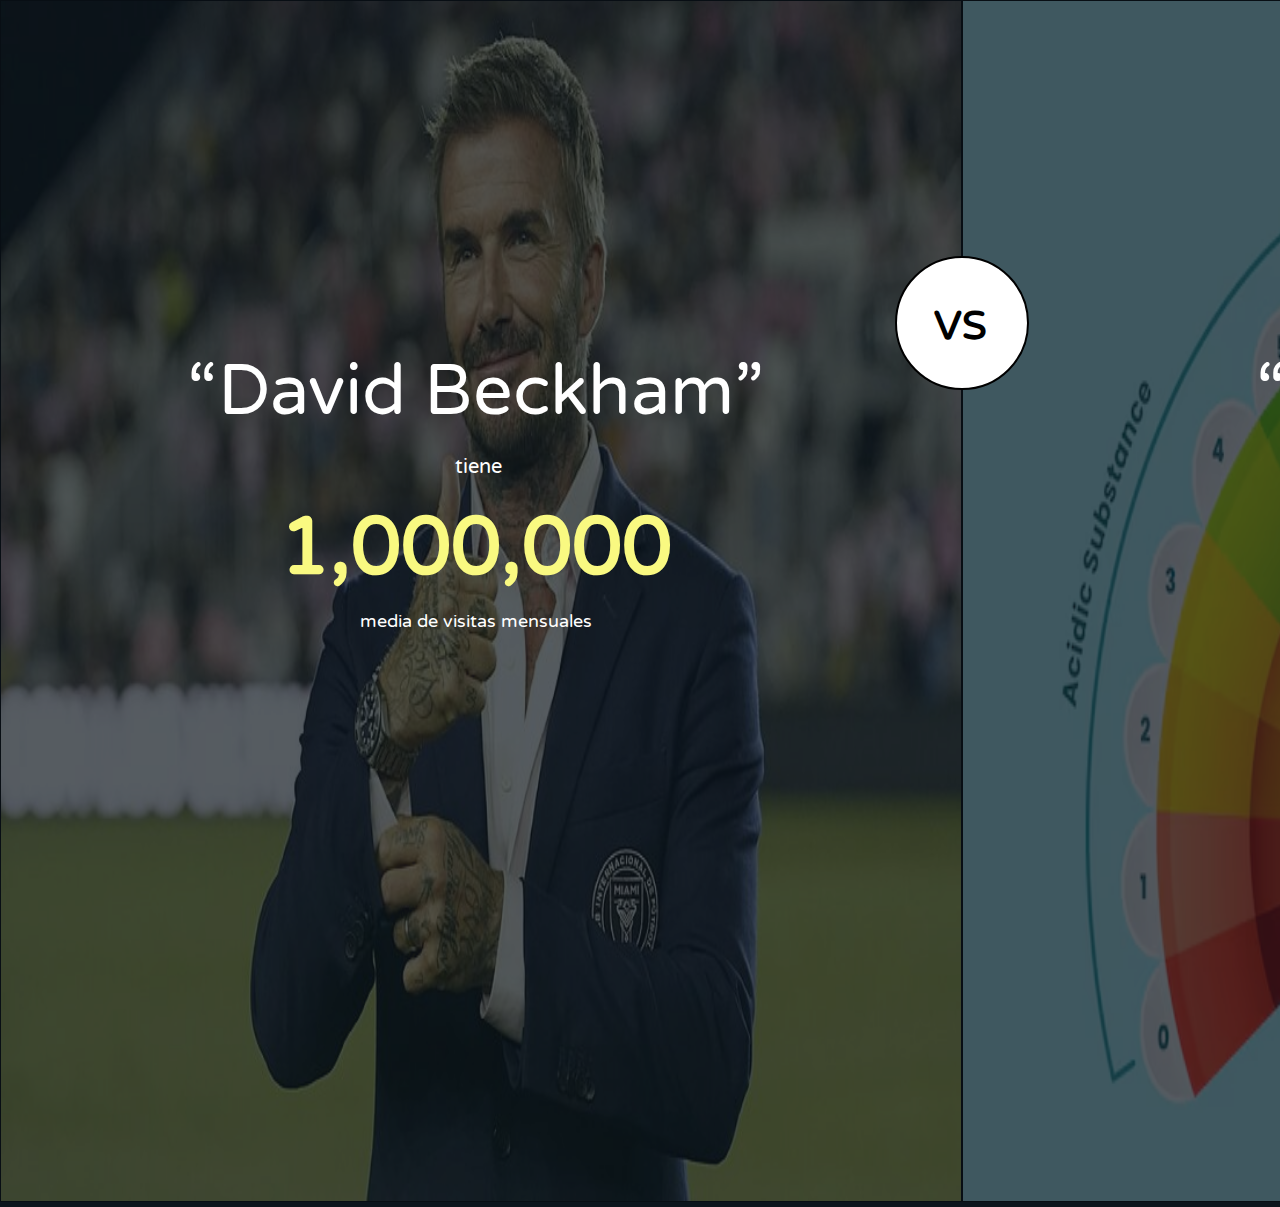
<file: clasico/clasico.html>
<!DOCTYPE html>
<html lang="en">
<head>
    <meta charset="UTF-8">
    <meta name="viewport" content="width=device-width, initial-scale=1.0">
    <title>Higher Lower V.2</title>
    <link rel="preconnect" href="https://fonts.googleapis.com">
    <link rel="preconnect" href="https://fonts.gstatic.com" crossorigin>
    <link href="https://fonts.googleapis.com/css2?family=DM+Sans:ital,opsz,wght@0,9..40,100..1000;1,9..40,100..1000&family=Montserrat:ital,wght@0,100..900;1,100..900&family=Onest:wght@100..900&family=Roboto:ital,wght@0,100;0,300;0,400;0,500;0,700;0,900;1,100;1,300;1,400;1,500;1,700;1,900&family=Varela+Round&display=swap" rel="stylesheet">
    <link rel="stylesheet" href="clasico.css">

</head>
<body class="fade-in1">
    <div class="clasico" id="clasico"></div>
<div class="flex">
    <div class="div1">
        <div class="texto-img-1">
            “<div class="texto-img-1-dentro" id="texto-img-1-dentro">
                AS
            </div>”
            

        </div>
        <div class="texto-img-1-a">tiene</div>
       
        <div class="div-numero-visitas-1">
            <div class="numeroVisitas-1" id="numeroVisitas-1">
                1,0000
        </div> 
        </div>

        <div class="texto-inferior-1">media de visitas mensuales</div>

        <div class="div-numero-visitas-2" id="div-numero-visitas-2" style="display:none">
            <div class="numeroVisitas-1" id="numeroVisitas-2">
                
        </div> 
        </div>

        <div class="texto-inferior-2" id="texto-inferior-2" style="display: none;">media de visitas mensuales</div>

        <div class="contadorGanadas">Puntuación: 
            <div class="puntuacion" id="puntuacion">0</div>
        </div>

        
        
        
        <div class="texto-img-2">
            “<div class="texto-img-2-dentro" id="texto-img-2-dentro">
                As
            </div>”
        </div>
        
        <div class="texto-img-2-a">tiene</div>
        <div class="vs" id="vs1" style="display:block"><div class="vsDentro">VS</div></div> 
        <div class="vs2" id="vs2" ><div class="vsDentro1"><img src="../img/tick-removebg-preview.png" width="100px"></div></div>
        <div class="vs3" id="vs3" ><div class="vsDentro1"><img src="../img/cruz.png" width="100px"></div></div>

       

        
        <!--Botones parte derecha-->
        <div class="botones-flex" id="botones" style="display:block">
            <button class="boton1" id="boton1">
                <div class="contenidoBoton">
                    <div class="textoDentroBoton1" id="textoDentroBoton1">
                        Más
                    </div>
                    <div class="triangulo1" id="triangulo1">
                        ▲
                    </div>
                    
                </div>
                </button>
            <button class="boton2" id="boton2"> 
                <div class="contenidoBoton">
                <div class="textoDentroBoton1" id="textoDentroBoton2">
                    Menos
                </div>
                <div class="triangulo2" id="triangulo2">
                    ▼
                </div>
                
            </button>
            <div class="visitas">visitas que 
                <div class="texto-Visitas" id="texto-Visitas"> Amazon</div>
            </div>
        </div>

        <img src="../index/imgArrayItems/sport.png" id="foto1" class="imagen" height="1200px" width="960px">
        
    </div>
        <img src="../index/imgArrayItems/as.png" id="foto2" class="imagen" height="1200px" width="960px">
   

    </div>
</div>

<script src="../script.js"></script>
<script src="clasico.js"></script>
</body>
</html>
</file>
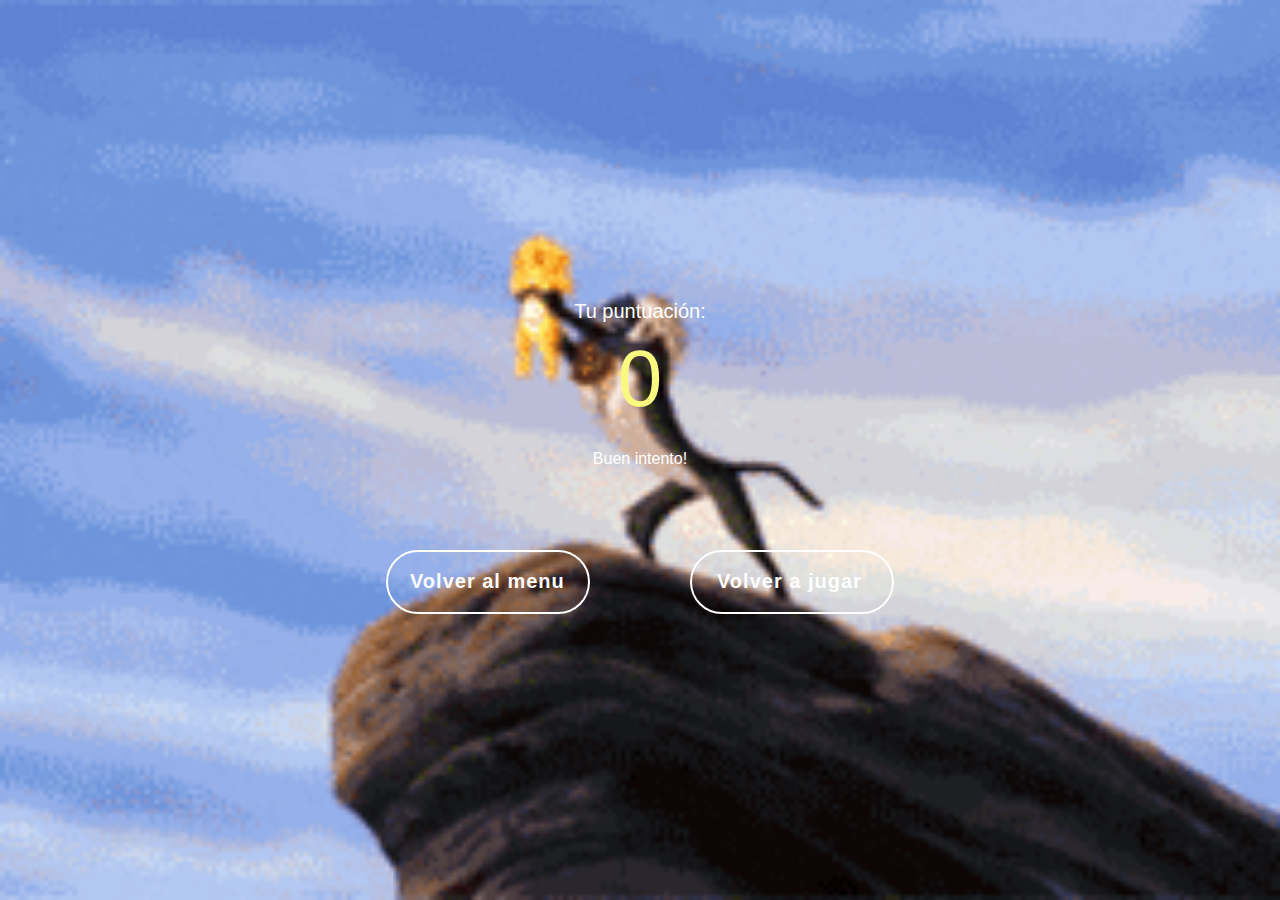
<file: menuPerdida/menuPerdida.html>
<!DOCTYPE html>
<html lang="en">
<head>
    <meta charset="UTF-8">
    <meta name="viewport" content="width=device-width, initial-scale=1.0">
    <title>Higher Lower V.2</title>
    <link rel="stylesheet" href="menuPerdida.css">
    <link rel="preconnect" href="https://fonts.googleapis.com">
<link rel="preconnect" href="https://fonts.gstatic.com" crossorigin>
<link href="https://fonts.googleapis.com/css2?family=DM+Sans:ital,opsz,wght@0,9..40,100..1000;1,9..40,100..1000&family=Montserrat:ital,wght@0,100..900;1,100..900&family=Onest:wght@100..900&family=Roboto:ital,wght@0,100;0,300;0,400;0,500;0,700;0,900;1,100;1,300;1,400;1,500;1,700;1,900&display=swap" rel="stylesheet">

</head>
<body id="body">
    
    <div class="menu" id="menu1"> </div>
    <div class="tuScore">Tu puntuación:
    
        <div class="puntuacion" id="puntuacion1">0</div>
    
    </div>

    <div class="botonesMenu"></div>

    <div class="textoPerdida">Buen intento!</div>

    <div class="flex">

        <div class="button">
            <div class="texto1" id="boton1">
                Volver al menu

            </div>
        </div>

        <div class="button">
            <div class="texto2" id="boton2">
                Volver a jugar

            </div>
        </div>

    </div>
    <script src="../script.js"></script>
    <script src="script.js"></script>
</body>
</html>
</file>
<file: clasico/clasico.css>
body{
    margin: 0;
    padding: 0;
    background-color: #0C151D;
    font-family: "Varela Round", sans-serif;
  font-weight: 400;
    font-style: normal;
    color: white;
    flex-direction: column;
    overflow: hidden;

}

.flex{
    margin-top: 0.4px;
    display: flex;
}

.imagen{
    opacity: 0.3;
    border: 1px solid black;
}

.fade-in{
    opacity: 0; /* Empieza invisible */
    animation: fadeInAnimation 1s ease-in forwards; /* Aplica la animación */
}

@keyframes fadeInAnimation {
    from {
        opacity: 0;
    }
    to {
        opacity: 1;
    }
}

.texto-img-1{
   position: absolute;
   display: flex; 
   font-size: 70px;  
   margin-top: 350px;
   margin-left: 100px;
   z-index: 1;
    width: 750px;
    justify-content: center;
    align-items: center;
}
.texto-img-2{
    position: absolute;
   display: flex; 
   font-size: 70px;  
   margin-top: 350px;
   margin-left: 1058px;
   z-index: 1;
   width: 750px;
   justify-content: center;
    align-items: center;
}

.texto-img-1-dentro{
    text-align: center;
    font-weight: 500;
}
.texto-img-2-dentro{
    text-align: center;
    font-weight: 500;
}
.texto-img-1-a{
    position: absolute;
    display: flex; 
    font-size: 20px;  
    margin-top: 455px;
    margin-left: 455px;
    z-index: 1; 
}
.texto-img-2-a{
    position: absolute;
    display: flex; 
    font-size: 20px;  
    margin-top: 455px;
    margin-left: 1413px;
    z-index: 1; 
}
.div-numero-visitas-1{
    position: absolute;
    display: flex; 
    font-size: 80px;  
    margin-top: 500px;
    margin-left: 376px;
    color: rgb(249, 249, 129);
    z-index: 1; 
    width: 200px;
    justify-content: center;
    align-items: center;
    
}
.div-numero-visitas-2{
    position: absolute;
    display: flex; 
    font-size: 80px;  
    margin-top: 500px;
    margin-left: 1137px;
    color: rgb(249, 249, 129);
    z-index: 1; 
    width: 600px;
    justify-content: center;
    align-items: center;
    
}
.numeroVisitas-1{
    text-align: center;
    font-weight: 600;
}
.contadorGanadas{
    position: absolute;
    display: flex;
    z-index: 1;
    margin-left: 1730px;
    margin-top: 900px;
    width: 200px;
    height: 50px;
    color: white;
    font-size: 24px;
}
.texto-inferior-1{
    position: absolute;
    display: flex; 
    font-size: 18px;  
    margin-top: 610px;
    margin-left: 360px;
    z-index: 1; 
}
.texto-inferior-2{
    position: absolute;
    display: flex; 
    font-size: 18px;  
    margin-top: 610px;
    margin-left: 1320px;
    z-index: 1; 
}
.botones-flex{
    width: 295px;
    position: absolute;
    height: 200px;
    margin-left: 1290px;
    margin-top: 500px;
text-align: center;
z-index: 1; 

    
}
.boton1{
    width: 190px;
    height: 55px;
    border-radius: 50px;
    border: 1px solid black;
    display: inline-block;
    margin-top: 10px;
    border: 2px solid white;
    background-color: transparent;
    color: rgb(249, 249, 129);
    font-size: 20px;
    font-weight: 500;
    transition: 0.5s all ease;
    cursor:pointer;

}
.boton2{
    width: 190px;
    height: 55px;
    border-radius: 50px;
    border: 1px solid black;
    display: inline-block;
    margin-top: 10px;
    border: 2px solid white;
    background-color: transparent;
    color: rgb(249, 249, 129);
    font-size: 20px;
    font-weight: 500;
    transition: 0.5s all ease;
    cursor:pointer;

}

.visitas{
    margin-top: 10px;
    display: flex;
justify-content: center;
}
.contenidoBoton{
    display: flex;
}
.textoDentroBoton1{
    margin-left: 45px;
}
.triangulo1{
    color: white;
    font-size: 20px;
    margin-left: 40px;
}
.triangulo2{
    color: white;
    font-size: 20px;
    margin-left: 18px;
}
.vs{
    position: absolute;
    height: 130px;
    width:130px; 
    background-color: rgb(255, 255, 255);
    border-radius: 50%;
    z-index: 1;
    margin-left: 895px;
    border: 2px solid black;
    margin-top: 20%;
    display: flex;

}
.vs2{
    position: absolute;
    height: 130px;
    width:130px; 
    background-color: rgb(158, 226, 124);
    border-radius: 50%;
    z-index: 1;
    margin-left: 895px;
    border: 2px solid black;
    margin-top: 20%;
    display: flex;
    opacity: 0;
    transition: opacity 1s;
}
.vs3{
    position: absolute;
    height: 130px;
    width:130px; 
    background-color: rgb(230, 110, 110);
    border-radius: 50%;
    z-index: 1;
    margin-left: 895px;
    border: 2px solid black;
    margin-top: 20%;
    display: flex;
    opacity: 0;
    transition: 1s;
}
.vsDentro{
    position: absolute;
    margin-top: 44px;
    margin-left: 37px;
    font-size: 40px;
    font-weight: 600;
    color: black;
}
.vsDentro1{
    position: absolute;
    margin-top: 18px;
    margin-left: 16px;
    font-size: 40px;
    font-weight: 600;
    color: black;
}
.texto-Visitas{
    margin-left: 4px;
}
</file>
<file: menuPerdida/menuPerdida.css>
body{
    margin: 0;
    padding: 0;
    
    background-image: url() ;

    background-size: cover;
    font-family: "Varela Round", sans-serif;
    font-weight: 400;
    font-style: normal;
    color: white;
    flex-direction: column;
    overflow: hidden;
    height: 100vh;
}
.tuScore{
    position: absolute;
    text-align: center;
    width: 100%;
    margin-top: 300px;
    font-size: 20px;
}
.puntuacion{
    margin-top: 10px;
    font-size: 80px;
    color: rgb(249, 249, 129);
}
.textoPerdida{
    position: absolute;
    width: 100%;
    margin-top: 450px;
    text-align: center;
}
.button{
    display: flex;
    
    background-color: transparent;
    width: 200px;
    font-size: 22px;
    height: 60px;
    border-radius: 50px;
    font-weight: 400;
    letter-spacing: 1px;
    transition: 0.5s all ease;  
    border: 2px solid white;
    
}
.flex{
    display: flex;
    width: 100%;
    position: absolute;
    margin-top: 550px;
    align-items: center;
    justify-content: center;
    gap: 100px;
}
.texto1{
    position: absolute;
    margin-left: 22px;
    margin-top: 18px;
    font-size: 20px;
    font-weight: 600;
}
.texto2{
    position: absolute;
    margin-left: 25px;
    margin-top: 18px;
    font-size: 20px;
    font-weight: 600;

}

.button:hover{
    background-color: white;
    color: black;
    cursor: pointer;
}
</file>
